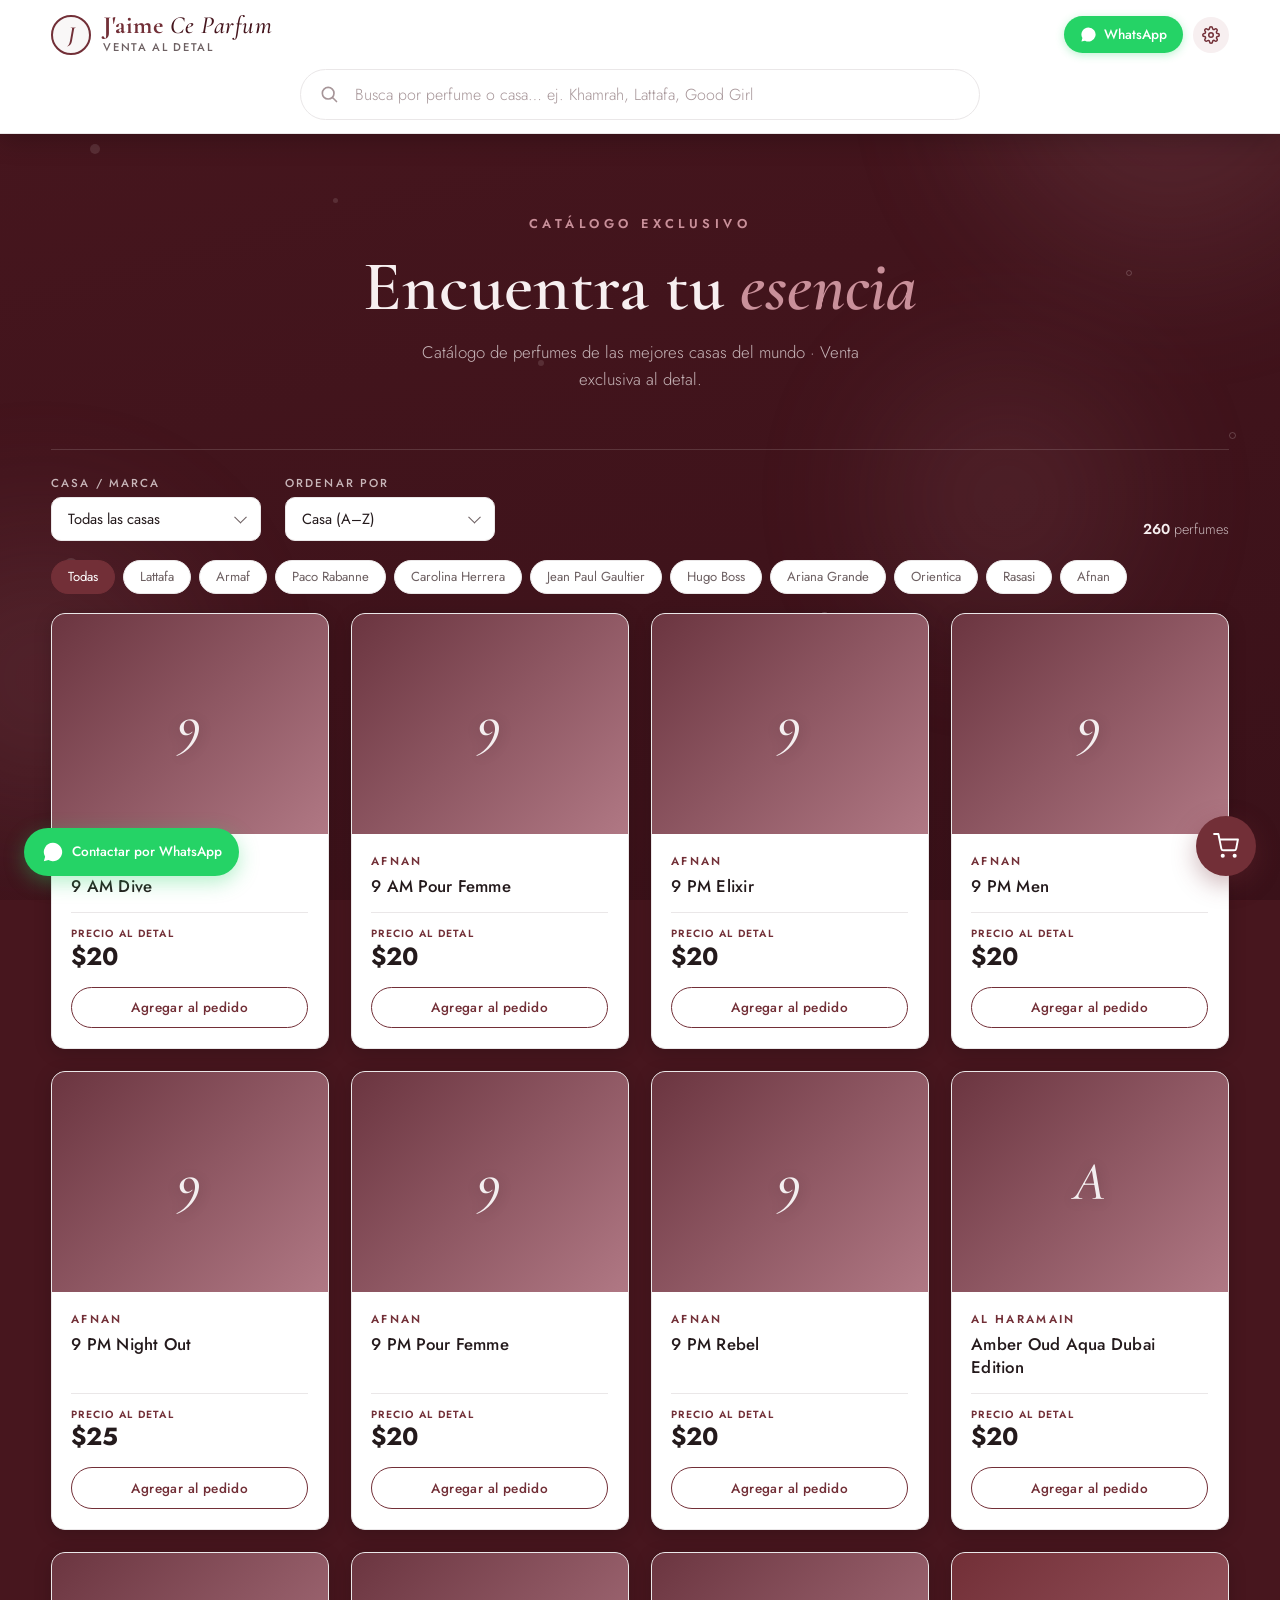
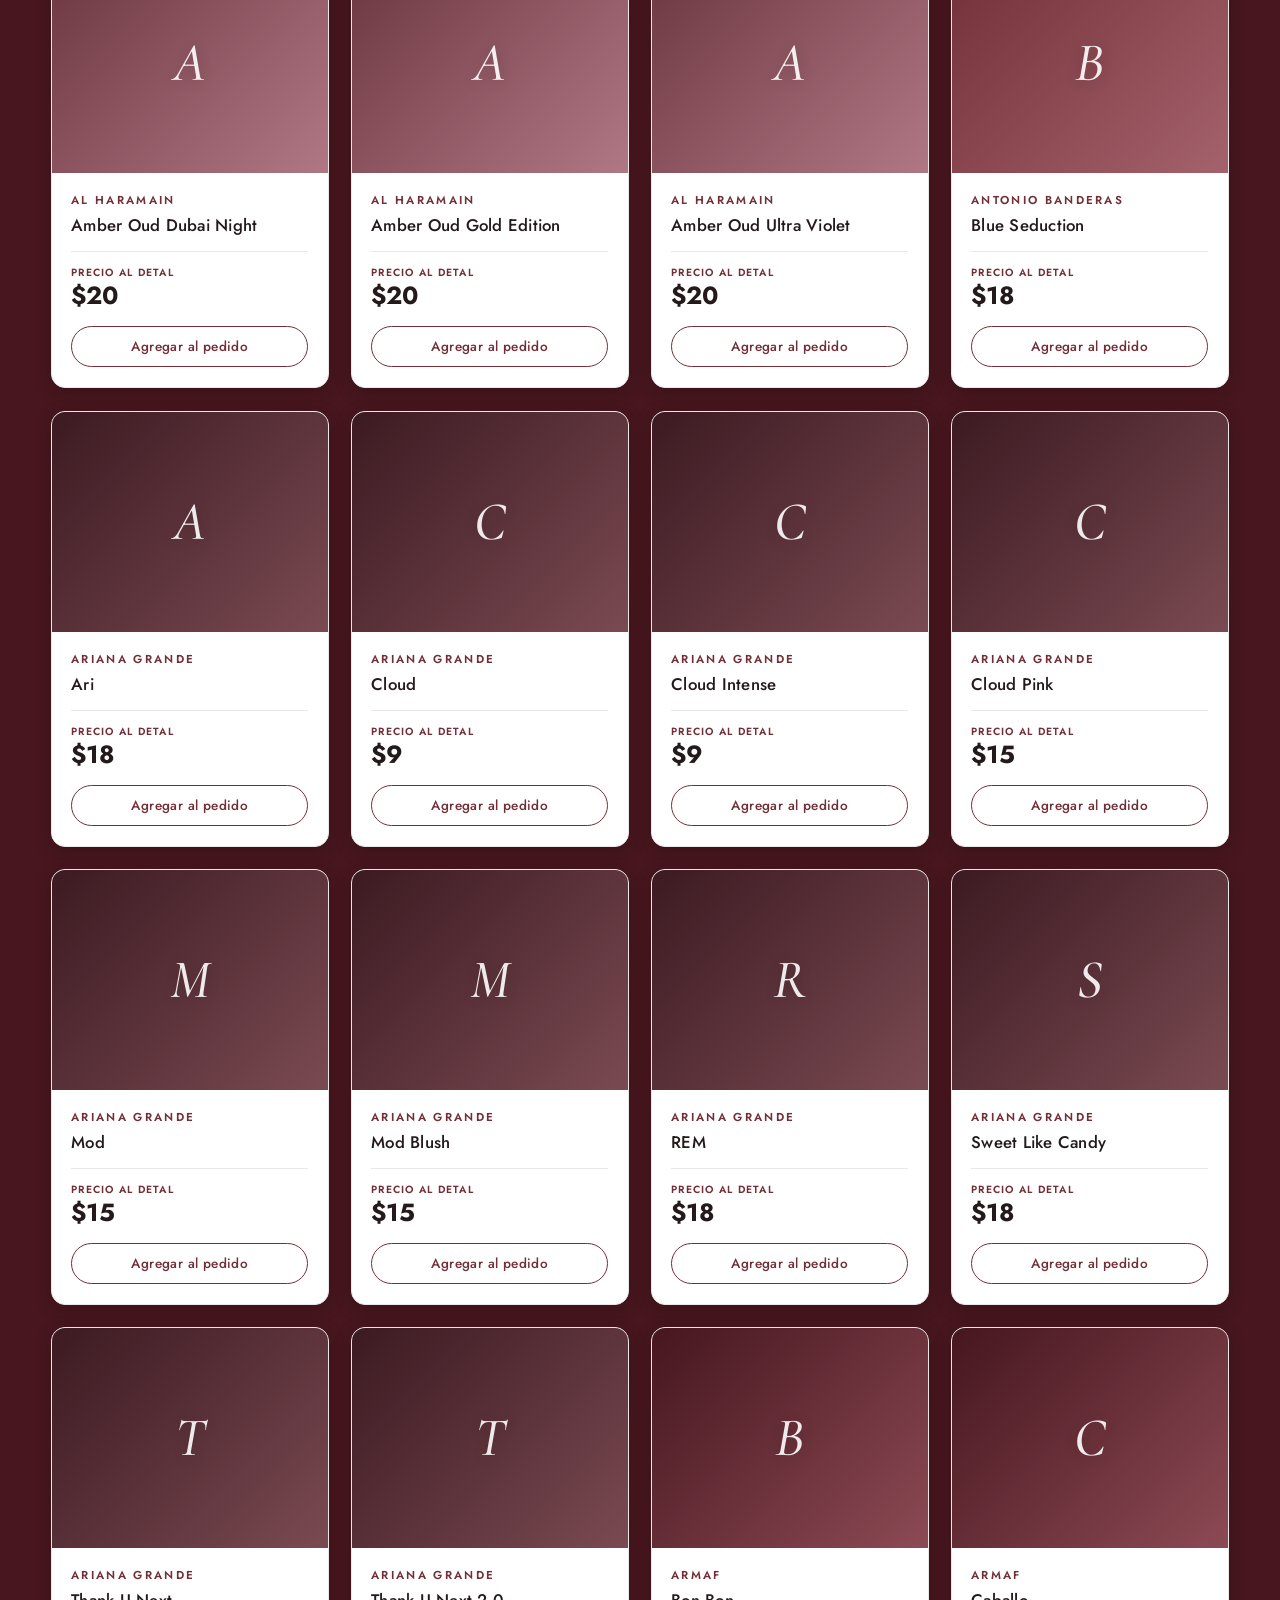
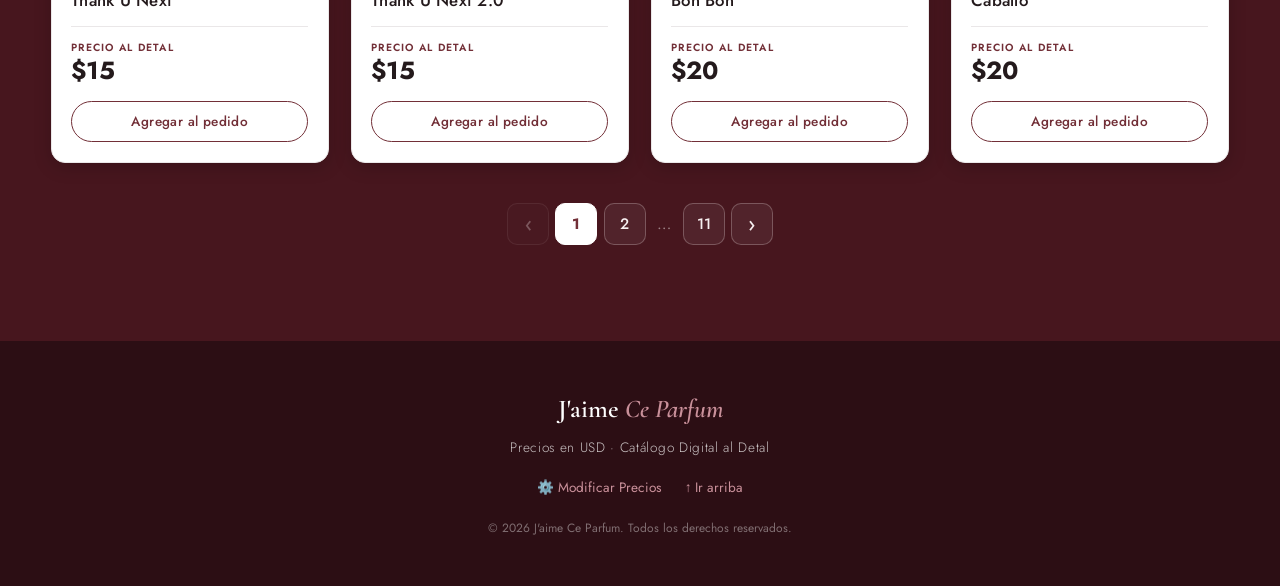
<file: index.html>
<!DOCTYPE html>
<html lang="es">
<head>
  <meta charset="UTF-8" />
  <meta name="viewport" content="width=device-width, initial-scale=1.0" />
  <meta name="description" content="Catálogo Digital de Perfumes Exclusivos · Ventas al Detal." />
  <title>J'aime Ce Parfum · Catálogo Digital al Detal</title>

  <!-- Favicon SVG elegante -->
  <link rel="icon" href="data:image/svg+xml,%3Csvg xmlns='http://www.w3.org/2000/svg' viewBox='0 0 64 64'%3E%3Ccircle cx='32' cy='32' r='30' fill='%2347161e' stroke='%23c9909a' stroke-width='2'/%3E%3Ctext x='32' y='43' text-anchor='middle' font-family='Georgia,serif' font-size='34' font-style='italic' fill='%23f7eff0'%3EJ%3C/text%3E%3C/svg%3E" />

  <!-- Tipografías de lujo -->
  <link rel="preconnect" href="https://fonts.googleapis.com" />
  <link rel="preconnect" href="https://fonts.gstatic.com" crossorigin />
  <link href="https://fonts.googleapis.com/css2?family=Cormorant+Garamond:ital,wght@0,500;0,600;0,700;1,500&family=Jost:wght@300;400;500;600&display=swap" rel="stylesheet" />

  <!-- Estilos -->
  <link rel="stylesheet" href="css/styles.css" />
</head>
<body>

  <!-- Fondo decorativo animado -->
  <div class="bg-deco" aria-hidden="true">
    <span class="halo halo-1"></span>
    <span class="halo halo-2"></span>
    <span class="halo halo-3"></span>
    <span class="punto punto-1"></span>
    <span class="punto anillo punto-2"></span>
    <span class="punto punto-3"></span>
    <span class="punto anillo punto-4"></span>
    <span class="punto punto-5"></span>
    <span class="punto anillo punto-6"></span>
    <span class="punto punto-7"></span>
    <span class="punto punto-8"></span>
    <span class="punto anillo punto-9"></span>
    <span class="punto punto-10"></span>
  </div>

  <!-- ══════════ HEADER ══════════ -->
  <header class="site-header" id="top">
    <div class="header-inner container">
      <a href="#top" class="brand">
        <div class="brand-emblem" aria-hidden="true">J</div>
        <div class="brand-info">
          <span class="brand-name">J'aime <em>Ce Parfum</em></span>
          <span class="brand-tagline">Venta al Detal</span>
        </div>
      </a>

      <!-- Botones de contacto y administración -->
      <div class="header-actions">
        <a href="#" class="header-wa-btn" id="header-whatsapp-btn" target="_blank" rel="noopener noreferrer">
          <svg viewBox="0 0 24 24" aria-hidden="true"><path d="M17.5 14.4c-.3-.15-1.77-.87-2.04-.97-.27-.1-.47-.15-.67.15-.2.3-.77.97-.94 1.17-.17.2-.35.22-.65.07-.3-.15-1.26-.46-2.4-1.48-.89-.79-1.49-1.77-1.66-2.07-.17-.3-.02-.46.13-.61.13-.13.3-.35.45-.52.15-.17.2-.3.3-.5.1-.2.05-.37-.02-.52-.08-.15-.67-1.61-.92-2.21-.24-.58-.49-.5-.67-.51h-.57c-.2 0-.52.07-.79.37-.27.3-1.04 1.02-1.04 2.48s1.07 2.88 1.22 3.08c.15.2 2.1 3.2 5.08 4.49.71.31 1.26.49 1.69.62.71.23 1.36.19 1.87.12.57-.09 1.77-.72 2.02-1.42.25-.7.25-1.3.17-1.42-.07-.13-.27-.2-.57-.35zM12 2a10 10 0 0 0-8.6 15.06L2 22l5.05-1.32A10 10 0 1 0 12 2z"/></svg>
          <span>WhatsApp</span>
        </a>
        <a href="admin.html" class="header-admin-btn" title="Editar Precios y Administrar">
          <svg viewBox="0 0 24 24" fill="none" stroke="currentColor" stroke-width="2" stroke-linecap="round" stroke-linejoin="round" aria-hidden="true">
            <circle cx="12" cy="12" r="3"></circle>
            <path d="M19.4 15a1.65 1.65 0 0 0 .33 1.82l.06.06a2 2 0 0 1 0 2.83 2 2 0 0 1-2.83 0l-.06-.06a1.65 1.65 0 0 0-1.82-.33 1.65 1.65 0 0 0-1 1.51V21a2 2 0 0 1-2 2 2 2 0 0 1-2-2v-.09A1.65 1.65 0 0 0 9 19.4a1.65 1.65 0 0 0-1.82.33l-.06.06a2 2 0 0 1-2.83 0 2 2 0 0 1 0-2.83l.06-.06a1.65 1.65 0 0 0 .33-1.82 1.65 1.65 0 0 0-1.51-1H3a2 2 0 0 1-2-2 2 2 0 0 1 2-2h.09A1.65 1.65 0 0 0 4.6 9a1.65 1.65 0 0 0-.33-1.82l-.06-.06a2 2 0 0 1 0-2.83 2 2 0 0 1 2.83 0l.06.06a1.65 1.65 0 0 0 1.82.33H9a1.65 1.65 0 0 0 1-1.51V3a2 2 0 0 1 2-2 2 2 0 0 1 2 2v.09a1.65 1.65 0 0 0 1 1.51 1.65 1.65 0 0 0 1.82-.33l.06-.06a2 2 0 0 1 2.83 0 2 2 0 0 1 0 2.83l-.06.06a1.65 1.65 0 0 0-.33 1.82V9a1.65 1.65 0 0 0 1.51 1H21a2 2 0 0 1 2 2 2 2 0 0 1-2 2h-.09a1.65 1.65 0 0 0-1.51 1z"></path>
          </svg>
        </a>
      </div>
    </div>

    <!-- Barra de búsqueda fija -->
    <div class="header-search container">
      <div class="search-wrap">
        <svg class="search-icon" viewBox="0 0 24 24" fill="none" stroke="currentColor" stroke-width="2" stroke-linecap="round" aria-hidden="true">
          <circle cx="11" cy="11" r="7"></circle>
          <line x1="21" y1="21" x2="16.5" y2="16.5"></line>
        </svg>
        <input
          type="search"
          id="search-input"
          class="search-input"
          placeholder="Busca por perfume o casa… ej. Khamrah, Lattafa, Good Girl"
          autocomplete="off"
          aria-label="Buscar perfume por nombre o casa"
        />
        <button type="button" id="search-clear" class="search-clear" aria-label="Limpiar búsqueda" hidden>&times;</button>
      </div>
    </div>
  </header>

  <!-- ══════════ HERO ══════════ -->
  <section class="hero">
    <div class="container">
      <p class="hero-kicker">Catálogo Exclusivo</p>
      <h1 class="hero-title">Encuentra tu <em>esencia</em></h1>
      <p class="hero-subtitle">
        Catálogo de perfumes de las mejores casas del mundo · Venta exclusiva al detal.
      </p>
    </div>
  </section>

  <!-- ══════════ CATÁLOGO ══════════ -->
  <main class="catalog container">

    <!-- Filtros -->
    <div class="toolbar">
      <div class="filter-group">
        <label class="filter-label" for="brand-select">Casa / Marca</label>
        <div class="select-wrap">
          <select id="brand-select" class="filter-select" aria-label="Filtrar por casa o marca">
            <option value="">Todas las casas</option>
          </select>
        </div>
      </div>

      <div class="filter-group">
        <label class="filter-label" for="sort-select">Ordenar por</label>
        <div class="select-wrap">
          <select id="sort-select" class="filter-select" aria-label="Ordenar productos">
            <option value="casa">Casa (A–Z)</option>
            <option value="nombre">Nombre (A–Z)</option>
            <option value="precio-asc">Precio: menor a mayor</option>
            <option value="precio-desc">Precio: mayor a menor</option>
          </select>
        </div>
      </div>

      <p class="results-count" id="results-count" aria-live="polite"></p>
    </div>

    <!-- Chips de casas destacadas -->
    <div class="brand-chips" id="brand-chips" aria-label="Casas destacadas"></div>

    <!-- Grid de productos -->
    <section class="product-grid" id="product-grid" aria-live="polite"></section>

    <!-- Paginación -->
    <nav class="pagination" id="pagination" aria-label="Paginación del catálogo" hidden></nav>

    <!-- Estado vacío -->
    <div class="empty-state" id="empty-state" hidden>
      <div class="empty-icon">✕</div>
      <h2>Sin resultados</h2>
      <p>No encontramos perfumes que coincidan con tu búsqueda.<br />Intenta con otro nombre o casa.</p>
      <button type="button" class="btn-reset" id="reset-filters">Limpiar filtros</button>
    </div>
  </main>

  <!-- ══════════ FOOTER ══════════ -->
  <footer class="site-footer">
    <div class="container footer-inner">
      <p class="footer-brand">J'aime <em>Ce Parfum</em></p>
      <p class="footer-note">Precios en USD · Catálogo Digital al Detal</p>
      <div class="footer-links">
        <a href="admin.html" class="footer-link">⚙️ Modificar Precios</a>
        <a href="#top" class="footer-link">↑ Ir arriba</a>
      </div>
      <p class="footer-copy">&copy; <span id="year"></span> <span class="dyn-brand-name">J'aime Ce Parfum</span>. Todos los derechos reservados.</p>
    </div>
  </footer>

  <!-- ══════════ BOTONES FLOTANTES ══════════ -->
  <!-- Botón flotante del carrito -->
  <button type="button" class="cart-fab" id="cart-fab" aria-label="Ver pedido">
    <svg viewBox="0 0 24 24" fill="none" stroke="currentColor" stroke-width="1.8" stroke-linecap="round" stroke-linejoin="round" aria-hidden="true">
      <circle cx="9" cy="21" r="1"></circle><circle cx="20" cy="21" r="1"></circle>
      <path d="M1 1h4l2.68 13.39a2 2 0 0 0 2 1.61h9.72a2 2 0 0 0 2-1.61L23 6H6"></path>
    </svg>
    <span class="cart-fab-count" id="cart-count" hidden>0</span>
  </button>

  <!-- Botón flotante directo de WhatsApp -->
  <a href="#" class="wa-floating-btn" id="wa-floating-btn" target="_blank" rel="noopener noreferrer" aria-label="Escribir por WhatsApp">
    <svg viewBox="0 0 24 24" aria-hidden="true"><path d="M17.5 14.4c-.3-.15-1.77-.87-2.04-.97-.27-.1-.47-.15-.67.15-.2.3-.77.97-.94 1.17-.17.2-.35.22-.65.07-.3-.15-1.26-.46-2.4-1.48-.89-.79-1.49-1.77-1.66-2.07-.17-.3-.02-.46.13-.61.13-.13.3-.35.45-.52.15-.17.2-.3.3-.5.1-.2.05-.37-.02-.52-.08-.15-.67-1.61-.92-2.21-.24-.58-.49-.5-.67-.51h-.57c-.2 0-.52.07-.79.37-.27.3-1.04 1.02-1.04 2.48s1.07 2.88 1.22 3.08c.15.2 2.1 3.2 5.08 4.49.71.31 1.26.49 1.69.62.71.23 1.36.19 1.87.12.57-.09 1.77-.72 2.02-1.42.25-.7.25-1.3.17-1.42-.07-.13-.27-.2-.57-.35zM12 2a10 10 0 0 0-8.6 15.06L2 22l5.05-1.32A10 10 0 1 0 12 2z"/></svg>
    <span>Contactar por WhatsApp</span>
  </a>

  <!-- ══════════ CARRITO / DRAWER ══════════ -->
  <div class="cart-overlay" id="cart-overlay" hidden></div>
  <aside class="cart-drawer" id="cart-drawer" aria-label="Tu pedido" hidden>
    <div class="cart-drawer-head">
      <h2>Tu pedido</h2>
      <button type="button" class="cart-close" id="cart-close" aria-label="Cerrar">&times;</button>
    </div>
    <div class="cart-items" id="cart-items"></div>
    <div class="cart-empty" id="cart-empty">
      <p>Tu pedido está vacío.</p>
      <p class="cart-empty-hint">Agrega perfumes desde el catálogo.</p>
    </div>
    <div class="cart-foot" id="cart-foot" hidden>
      <div class="cart-datos">
        <input type="text" id="cart-nombre" class="cart-input" placeholder="Tu nombre *" autocomplete="name" required />
        <input type="tel" id="cart-telefono" class="cart-input" placeholder="Tu teléfono / WhatsApp *" autocomplete="tel" required />
        <p class="cart-datos-error" id="cart-datos-error" hidden>Completa tu nombre y teléfono para enviar el pedido.</p>
      </div>
      <div class="cart-total-row">
        <span>Total del pedido</span>
        <strong id="cart-total">$0</strong>
      </div>
      <button type="button" class="cart-btn cart-btn-wa" id="cart-whatsapp">
        <svg viewBox="0 0 24 24" fill="currentColor" aria-hidden="true"><path d="M17.5 14.4c-.3-.15-1.77-.87-2.04-.97-.27-.1-.47-.15-.67.15-.2.3-.77.97-.94 1.17-.17.2-.35.22-.65.07-.3-.15-1.26-.46-2.4-1.48-.89-.79-1.49-1.77-1.66-2.07-.17-.3-.02-.46.13-.61.13-.13.3-.35.45-.52.15-.17.2-.3.3-.5.1-.2.05-.37-.02-.52-.08-.15-.67-1.61-.92-2.21-.24-.58-.49-.5-.67-.51h-.57c-.2 0-.52.07-.79.37-.27.3-1.04 1.02-1.04 2.48s1.07 2.88 1.22 3.08c.15.2 2.1 3.2 5.08 4.49.71.31 1.26.49 1.69.62.71.23 1.36.19 1.87.12.57-.09 1.77-.72 2.02-1.42.25-.7.25-1.3.17-1.42-.07-.13-.27-.2-.57-.35zM12 2a10 10 0 0 0-8.6 15.06L2 22l5.05-1.32A10 10 0 1 0 12 2z"/></svg>
        Enviar pedido por WhatsApp
      </button>
      <button type="button" class="cart-btn cart-btn-copy" id="cart-copy">
        <svg viewBox="0 0 24 24" fill="none" stroke="currentColor" stroke-width="2" stroke-linecap="round" stroke-linejoin="round" aria-hidden="true"><rect x="9" y="9" width="13" height="13" rx="2" ry="2"></rect><path d="M5 15H4a2 2 0 0 1-2-2V4a2 2 0 0 1 2-2h9a2 2 0 0 1 2 2v1"></path></svg>
        Copiar lista del pedido
      </button>
      <button type="button" class="cart-clear" id="cart-clear">Vaciar pedido</button>
    </div>
  </aside>

  <!-- Scripts -->
  <script src="js/config.js"></script>
  <script src="js/data.js"></script>
  <script src="js/app.js"></script>
</body>
</html>
</file>
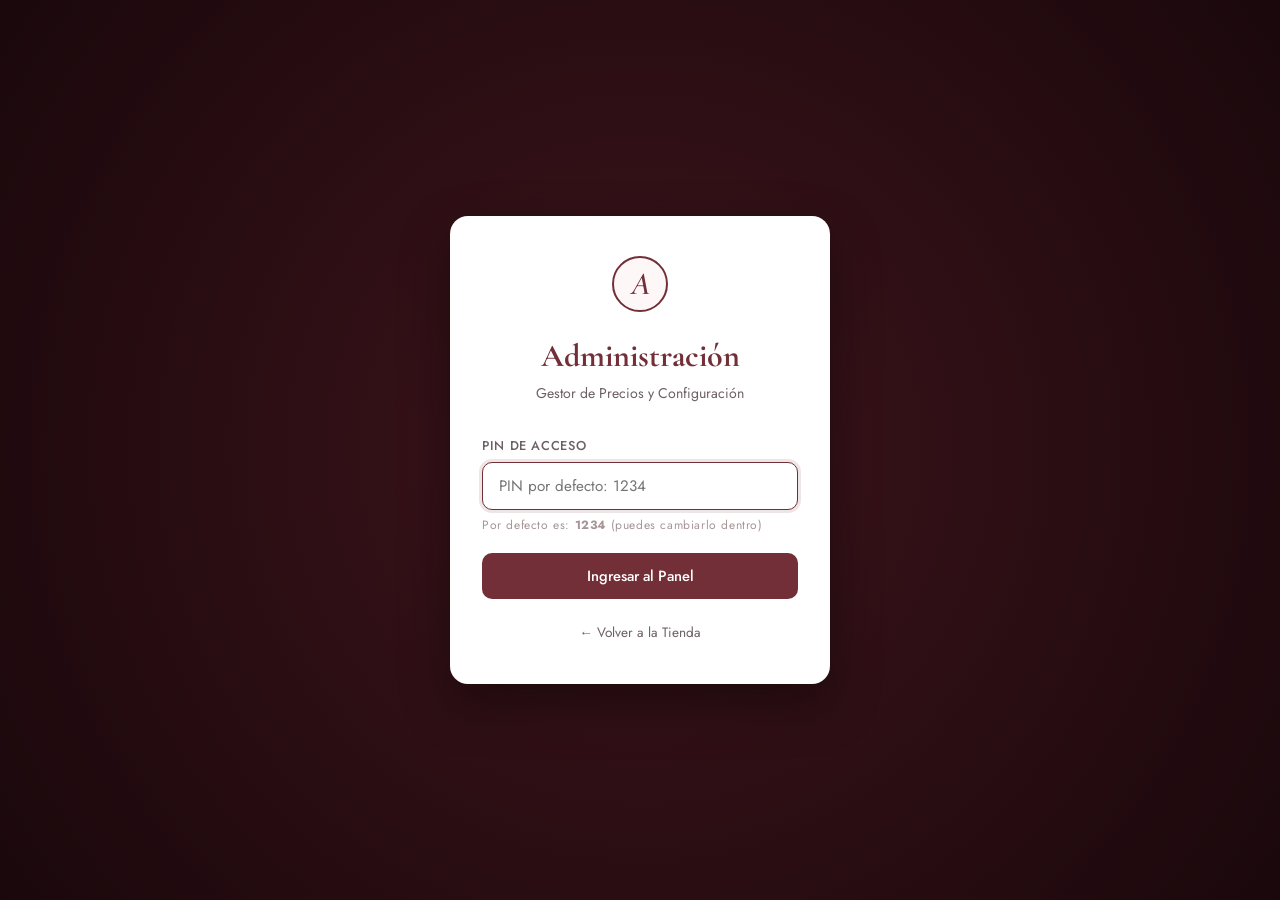
<file: admin.html>
<!DOCTYPE html>
<html lang="es">
<head>
  <meta charset="UTF-8" />
  <meta name="viewport" content="width=device-width, initial-scale=1.0" />
  <meta name="robots" content="noindex, nofollow" />
  <title>Panel de Control · Administrador de Precios</title>

  <link rel="icon" href="data:image/svg+xml,%3Csvg xmlns='http://www.w3.org/2000/svg' viewBox='0 0 64 64'%3E%3Ccircle cx='32' cy='32' r='30' fill='%2347161e' stroke='%23c9909a' stroke-width='2'/%3E%3Ctext x='32' y='43' text-anchor='middle' font-family='Georgia,serif' font-size='34' font-style='italic' fill='%23f7eff0'%3EA%3C/text%3E%3C/svg%3E" />
  <link rel="preconnect" href="https://fonts.googleapis.com" />
  <link rel="preconnect" href="https://fonts.gstatic.com" crossorigin />
  <link href="https://fonts.googleapis.com/css2?family=Cormorant+Garamond:ital,wght@0,500;0,600;0,700;1,500&family=Jost:wght@300;400;500;600&display=swap" rel="stylesheet" />
  <link rel="stylesheet" href="css/admin.css" />
</head>
<body>

  <!-- ══════════ PANTALLA DE ACCESO (PIN) ══════════ -->
  <div class="login-screen" id="login-screen">
    <form class="login-card" id="login-form">
      <span class="login-mark">A</span>
      <h1 class="login-title">Administración</h1>
      <p class="login-subtitle">Gestor de Precios y Configuración</p>

      <label class="field">
        <span>PIN de Acceso</span>
        <input type="password" id="login-pin" placeholder="PIN por defecto: 1234" required autocomplete="current-password" autofocus />
        <span class="hint">Por defecto es: <strong>1234</strong> (puedes cambiarlo dentro)</span>
      </label>

      <p class="login-error" id="login-error" hidden>PIN incorrecto. Intenta de nuevo.</p>
      <button type="submit" class="btn btn-primary btn-block">Ingresar al Panel</button>
      <a class="login-back" href="index.html">← Volver a la Tienda</a>
    </form>
  </div>

  <!-- ══════════ APLICACIÓN DE ADMINISTRACIÓN ══════════ -->
  <div class="admin-layout" id="admin-app" hidden>

    <!-- Barra lateral -->
    <aside class="sidebar">
      <div class="sidebar-brand">
        <span class="brand-mark">A</span>
        <span class="brand-text">Gestor<em>Admin</em></span>
      </div>

      <nav class="sidebar-nav">
        <button type="button" class="nav-item is-active" data-sec="precios">
          <svg viewBox="0 0 24 24" fill="none" stroke="currentColor" stroke-width="2" stroke-linecap="round" stroke-linejoin="round"><line x1="12" y1="1" x2="12" y2="23"/><path d="M17 5H9.5a3.5 3.5 0 0 0 0 7h5a3.5 3.5 0 0 1 0 7H6"/></svg>
          <span>Modificar Precios</span>
        </button>
        <button type="button" class="nav-item" data-sec="configuracion">
          <svg viewBox="0 0 24 24" fill="none" stroke="currentColor" stroke-width="2" stroke-linecap="round" stroke-linejoin="round"><circle cx="12" cy="12" r="3"/><path d="M19.4 15a1.65 1.65 0 0 0 .33 1.82l.06.06a2 2 0 0 1 0 2.83 2 2 0 0 1-2.83 0l-.06-.06a1.65 1.65 0 0 0-1.82-.33 1.65 1.65 0 0 0-1 1.51V21a2 2 0 0 1-2 2 2 2 0 0 1-2-2v-.09A1.65 1.65 0 0 0 9 19.4a1.65 1.65 0 0 0-1.82.33l-.06.06a2 2 0 0 1-2.83 0 2 2 0 0 1 0-2.83l.06-.06a1.65 1.65 0 0 0 .33-1.82 1.65 1.65 0 0 0-1.51-1H3a2 2 0 0 1-2-2 2 2 0 0 1 2-2h.09A1.65 1.65 0 0 0 4.6 9a1.65 1.65 0 0 0-.33-1.82l-.06-.06a2 2 0 0 1 0-2.83 2 2 0 0 1 2.83 0l.06.06a1.65 1.65 0 0 0 1.82.33H9a1.65 1.65 0 0 0 1-1.51V3a2 2 0 0 1 2-2 2 2 0 0 1 2 2v.09a1.65 1.65 0 0 0 1 1.51 1.65 1.65 0 0 0 1.82-.33l.06-.06a2 2 0 0 1 2.83 0 2 2 0 0 1 0 2.83l-.06.06a1.65 1.65 0 0 0-.33 1.82V9a1.65 1.65 0 0 0 1.51 1H21a2 2 0 0 1 2 2 2 2 0 0 1-2 2h-.09a1.65 1.65 0 0 0-1.51 1z"/></svg>
          <span>WhatsApp y Tienda</span>
        </button>
        <button type="button" class="nav-item" data-sec="exportar">
          <svg viewBox="0 0 24 24" fill="none" stroke="currentColor" stroke-width="2" stroke-linecap="round" stroke-linejoin="round"><path d="M21 15v4a2 2 0 0 1-2 2H5a2 2 0 0 1-2-2v-4"/><polyline points="7 10 12 15 17 10"/><line x1="12" y1="15" x2="12" y2="3"/></svg>
          <span>Descargar / Exportar</span>
        </button>
      </nav>

      <div class="sidebar-footer">
        <a href="index.html" class="nav-item" target="_blank">
          <svg viewBox="0 0 24 24" fill="none" stroke="currentColor" stroke-width="2" stroke-linecap="round" stroke-linejoin="round"><path d="M6 2L3 6v14a2 2 0 0 0 2 2h14a2 2 0 0 0 2-2V6l-3-4z"/><line x1="3" y1="6" x2="21" y2="6"/><path d="M16 10a4 4 0 0 1-8 0"/></svg>
          <span>Ver Tienda</span>
        </a>
        <button type="button" class="nav-item" id="btn-logout">
          <svg viewBox="0 0 24 24" fill="none" stroke="currentColor" stroke-width="2" stroke-linecap="round" stroke-linejoin="round"><path d="M9 21H5a2 2 0 0 1-2-2V5a2 2 0 0 1 2-2h4"/><polyline points="16 17 21 12 16 7"/><line x1="21" y1="12" x2="9" y2="12"/></svg>
          <span>Cerrar Sesión</span>
        </button>
      </div>
    </aside>

    <!-- Contenido principal -->
    <main class="main">

      <!-- ─── SECCIÓN: PRECIOS Y PRODUCTOS ─── -->
      <section class="admin-sec" id="sec-precios">
        <header class="section-head">
          <div>
            <h2>Catálogo y Precios</h2>
            <p class="section-sub" id="prod-conteo-sub">Modifica el precio al detal de cada artículo directamente</p>
          </div>
          <div class="head-actions">
            <button type="button" class="btn btn-secondary" id="btn-ajuste-masivo">⚡ Ajuste Masivo</button>
            <button type="button" class="btn btn-secondary" id="btn-nuevo-producto">+ Nuevo Perfume</button>
            <button type="button" class="btn btn-primary" id="btn-guardar-todos">💾 Guardar Todos los Precios</button>
          </div>
        </header>

        <div class="panel">
          <div class="head-actions" style="margin-bottom: 1.2rem;">
            <input type="search" class="field input" id="admin-search" placeholder="Buscar por nombre o casa…" style="min-width: 280px;" />
            <select id="admin-brand-filter" class="field select" style="min-width: 200px;">
              <option value="">Todas las marcas</option>
            </select>
          </div>

          <div class="table-wrap">
            <table class="table" id="tabla-productos">
              <thead>
                <tr>
                  <th>#</th>
                  <th>Casa / Marca</th>
                  <th>Perfume</th>
                  <th class="num">Precio al Detal ($)</th>
                  <th style="text-align:center;">Acciones</th>
                </tr>
              </thead>
              <tbody id="tbody-productos">
                <!-- Filas renderizadas dinámicamente -->
              </tbody>
            </table>
          </div>
        </div>
      </section>

      <!-- ─── SECCIÓN: CONFIGURACIÓN ─── -->
      <section class="admin-sec" id="sec-configuracion" hidden>
        <header class="section-head">
          <div>
            <h2>Datos de la Tienda y WhatsApp</h2>
            <p class="section-sub">Configura tu número telefónico y la información de contacto</p>
          </div>
        </header>

        <div class="panel" style="max-width: 650px;">
          <form id="form-config">
            <label class="field">
              <span>Nombre Comercial de la Tienda</span>
              <input type="text" id="cfg-nombre" placeholder="Ej. Aura Perfumes" required />
            </label>

            <label class="field">
              <span>Número de WhatsApp (con código de país)</span>
              <input type="tel" id="cfg-whatsapp" placeholder="Ej. 584121234567" required />
              <span class="hint">Coloca solo números sin espacios ni signo '+'. Para Venezuela usa <strong>58</strong> seguido de tu número (ej: <strong>584121234567</strong>).</span>
            </label>

            <label class="field">
              <span>Eslogan o Subtítulo</span>
              <input type="text" id="cfg-slogan" placeholder="Ej. Perfumería Fina · Fragancias Exclusivas al Detal" />
            </label>

            <label class="field">
              <span>Saludo del Pedido en WhatsApp</span>
              <textarea id="cfg-saludo" rows="2" placeholder="Ej. ¡Hola! Deseo realizar el siguiente pedido al detal:"></textarea>
            </label>

            <label class="field">
              <span>PIN de Acceso a este Panel</span>
              <input type="password" id="cfg-pin" placeholder="1234" required />
              <span class="hint">Usa un número fácil de recordar para acceder a la administración.</span>
            </label>

            <div style="margin-top: 1.5rem;">
              <button type="submit" class="btn btn-primary">Guardar Configuración</button>
            </div>
          </form>
        </div>
      </section>

      <!-- ─── SECCIÓN: EXPORTAR / RESPALDAR ─── -->
      <section class="admin-sec" id="sec-exportar" hidden>
        <header class="section-head">
          <div>
            <h2>Descargar Archivos de Respaldo</h2>
            <p class="section-sub">Descarga tus datos actualizados para hacerlos permanentes en cualquier servidor web</p>
          </div>
        </header>

        <div class="panel" style="max-width: 700px;">
          <h3 class="panel-title">¿Cómo hacer permanentes tus cambios?</h3>
          <p style="margin-bottom: 1rem; color: var(--ink-soft); font-size: 0.95rem;">
            Los precios que modificas se guardan al instante en la memoria de este navegador. Para que los nuevos precios y tu número de teléfono se vean en cualquier dispositivo o al publicar tu página web en internet (GitHub Pages, Vercel, Hostinger, cPanel, etc.), descarga estos archivos y reemplázalos dentro de la carpeta <code>js/</code> de tu proyecto:
          </p>

          <div style="display: flex; gap: 1rem; flex-wrap: wrap; margin-bottom: 2rem;">
            <button type="button" class="btn btn-primary" id="btn-descargar-data">
              📥 Descargar data.js (Precios Actualizados)
            </button>
            <button type="button" class="btn btn-secondary" id="btn-descargar-config">
              📥 Descargar config.js (Teléfono y Nombre)
            </button>
          </div>

          <h3 class="panel-title">Restablecer valores originales</h3>
          <p style="margin-bottom: 1rem; color: var(--ink-soft); font-size: 0.95rem;">
            Si deseas reiniciar todos los precios a sus valores originales de fábrica:
          </p>
          <button type="button" class="btn btn-danger" id="btn-restaurar-base">
            ⚠️ Restaurar Precios Base Originales
          </button>
        </div>
      </section>

    </main>
  </div>

  <!-- ══════════ MODAL NUEVO PRODUCTO ══════════ -->
  <div class="modal-overlay" id="modal-nuevo" hidden>
    <div class="modal">
      <div class="modal-head">
        <h3>Agregar Nuevo Perfume</h3>
        <button type="button" class="modal-close" id="modal-nuevo-close">&times;</button>
      </div>
      <form id="form-nuevo-prod">
        <label class="field">
          <span>Casa / Marca</span>
          <input type="text" id="nuevo-casa" placeholder="Ej. Lattafa, Dior, Versace" required />
        </label>
        <label class="field">
          <span>Nombre del Perfume</span>
          <input type="text" id="nuevo-nombre" placeholder="Ej. Khamrah, Sauvage" required />
        </label>
        <label class="field">
          <span>Precio al Detal ($)</span>
          <input type="number" step="0.5" min="1" id="nuevo-precio" placeholder="25" required />
        </label>
        <div class="modal-actions">
          <button type="button" class="btn btn-ghost" id="nuevo-cancelar">Cancelar</button>
          <button type="submit" class="btn btn-primary">Agregar Perfume</button>
        </div>
      </form>
    </div>
  </div>

  <!-- ══════════ MODAL AJUSTE MASIVO ══════════ -->
  <div class="modal-overlay" id="modal-masivo" hidden>
    <div class="modal">
      <div class="modal-head">
        <h3>Ajuste Masivo de Precios</h3>
        <button type="button" class="modal-close" id="modal-masivo-close">&times;</button>
      </div>
      <form id="form-ajuste-masivo">
        <label class="field">
          <span>Tipo de Ajuste</span>
          <select id="masivo-tipo">
            <option value="sumar">Sumar monto fijo en dólares ($)</option>
            <option value="restar">Restar monto fijo en dólares ($)</option>
            <option value="porcentaje-mas">Aumentar porcentaje (%)</option>
            <option value="porcentaje-menos">Disminuir porcentaje (%)</option>
          </select>
        </label>
        <label class="field">
          <span>Valor a aplicar</span>
          <input type="number" step="0.1" min="0" id="masivo-valor" placeholder="Ej. 5" required />
          <span class="hint">Se aplicará sobre todos los perfumes del catálogo</span>
        </label>
        <div class="modal-actions">
          <button type="button" class="btn btn-ghost" id="masivo-cancelar">Cancelar</button>
          <button type="submit" class="btn btn-primary">Aplicar Ajuste</button>
        </div>
      </form>
    </div>
  </div>

  <!-- Contenedor de Toasts -->
  <div class="toasts" id="toasts"></div>

  <!-- Scripts -->
  <script src="js/config.js"></script>
  <script src="js/data.js"></script>
  <script src="js/admin.js"></script>
</body>
</html>
</file>
<file: css/styles.css>
/* ═══════════════════════════════════════════════════
   Catálogo de Perfumes — Estilos
   Estilo: Minimalista, elegante, exclusivo, responsive
   ═══════════════════════════════════════════════════ */

:root {
  --page-bg: #47161e;          /* fondo vinotinto de la página */
  --page-bg-2: #3a1119;        /* variante más profunda para degradado */
  --on-wine: #f7eff0;          /* texto claro sobre el fondo vino */
  --on-wine-soft: rgba(247, 239, 240, 0.74);
  --on-wine-faint: rgba(247, 239, 240, 0.5);
  --bg: #ffffff;
  --surface: #ffffff;
  --ink: #241a1c;
  --ink-soft: #6d6062;
  --ink-faint: #a69598;
  --vino: #722f37;
  --vino-claro: #c9909a;
  --vino-oscuro: #46161e;
  --line: #eae7e8;
  --shadow: 0 4px 18px rgba(0, 0, 0, 0.18);
  --shadow-hover: 0 16px 40px rgba(0, 0, 0, 0.30);
  --radius: 14px;
  --font-display: "Cormorant Garamond", Georgia, serif;
  --font-body: "Jost", "Segoe UI", sans-serif;
  --whatsapp-green: #25d366;
  --whatsapp-green-hover: #1ebd5b;
}

* { margin: 0; padding: 0; box-sizing: border-box; }

[hidden] { display: none !important; }

html { scroll-behavior: smooth; }

body {
  font-family: var(--font-body);
  background: var(--page-bg);
  background-image: linear-gradient(165deg, var(--page-bg), var(--page-bg-2));
  background-attachment: fixed;
  color: var(--on-wine);
  line-height: 1.6;
  -webkit-font-smoothing: antialiased;
}

.container {
  width: min(1200px, 92%);
  margin-inline: auto;
}

/* ══════════ FONDO DECORATIVO ANIMADO ══════════ */
.bg-deco {
  position: fixed;
  inset: 0;
  z-index: -1;
  pointer-events: none;
  overflow: hidden;
}

/* Halos suaves tipo bokeh */
.bg-deco .halo {
  position: absolute;
  border-radius: 50%;
  background: #d99aa6;
  filter: blur(80px);
  opacity: 0.12;
  animation: halo-flotar 26s ease-in-out infinite alternate;
}

.halo-1 { width: 380px; height: 380px; top: -120px; right: -80px; }
.halo-2 { width: 300px; height: 300px; bottom: 8%; left: -110px; animation-delay: -9s; animation-duration: 32s; }
.halo-3 { width: 240px; height: 240px; top: 42%; right: 12%; opacity: 0.08; animation-delay: -18s; animation-duration: 38s; }

@keyframes halo-flotar {
  from { transform: translate(0, 0) scale(1); }
  to   { transform: translate(-36px, 42px) scale(1.12); }
}

/* Puntos flotantes */
.bg-deco .punto {
  position: absolute;
  border-radius: 50%;
  background: #f7eff0;
  opacity: 0.12;
  animation: punto-flotar 14s ease-in-out infinite alternate;
}

.bg-deco .punto.anillo {
  background: transparent;
  border: 1.5px solid rgba(247, 239, 240, 0.4);
  opacity: 0.5;
}

.punto-1 { width: 10px; height: 10px; top: 16%; left: 7%; }
.punto-2 { width: 6px;  height: 6px;  top: 30%; left: 88%; animation-delay: -3s; animation-duration: 17s; }
.punto-3 { width: 14px; height: 14px; top: 62%; left: 5%;  animation-delay: -6s; animation-duration: 21s; }
.punto-4 { width: 8px;  height: 8px;  top: 76%; left: 92%; animation-delay: -9s; animation-duration: 15s; }
.punto-5 { width: 12px; height: 12px; top: 10%; left: 55%; animation-delay: -4s; animation-duration: 19s; }
.punto-6 { width: 7px;  height: 7px;  top: 48%; left: 96%; animation-delay: -12s; animation-duration: 23s; }
.punto-7 { width: 9px;  height: 9px;  top: 85%; left: 30%; animation-delay: -7s; animation-duration: 18s; }
.punto-8 { width: 5px;  height: 5px;  top: 22%; left: 26%; animation-delay: -10s; animation-duration: 16s; }
.punto-9 { width: 11px; height: 11px; top: 68%; left: 64%; animation-delay: -2s; animation-duration: 20s; }
.punto-10 { width: 6px; height: 6px;  top: 40%; left: 42%; animation-delay: -14s; animation-duration: 24s; }

@keyframes punto-flotar {
  from { transform: translate(0, 0); }
  50%  { transform: translate(12px, -26px); }
  to   { transform: translate(-10px, 18px); }
}

/* ══════════ HEADER ══════════ */
.site-header {
  position: sticky;
  top: 0;
  z-index: 50;
  background: #ffffff;
  border-bottom: 1px solid var(--line);
  box-shadow: 0 6px 24px rgba(0, 0, 0, 0.22);
}

.header-inner {
  display: flex;
  align-items: center;
  justify-content: space-between;
  gap: 1rem;
  padding-block: 0.75rem;
}

.brand {
  display: flex;
  align-items: center;
  gap: 0.75rem;
  text-decoration: none;
  color: var(--vino);
  transition: opacity 0.2s ease;
}

.brand:hover {
  opacity: 0.9;
}

.brand-emblem {
  width: 40px;
  height: 40px;
  border-radius: 50%;
  border: 2px solid var(--vino);
  display: grid;
  place-items: center;
  font-family: var(--font-display);
  font-size: 1.45rem;
  font-weight: 600;
  font-style: italic;
  color: var(--vino);
  background: rgba(114, 47, 55, 0.04);
  flex-shrink: 0;
}

.brand-info {
  display: flex;
  flex-direction: column;
}

.brand-name {
  font-family: var(--font-display);
  font-size: 1.55rem;
  font-weight: 700;
  line-height: 1.1;
  color: var(--vino);
  letter-spacing: 0.02em;
}

.brand-name em {
  font-style: italic;
  color: var(--vino-oscuro);
  font-weight: 500;
}

.brand-tagline {
  font-size: 0.7rem;
  letter-spacing: 0.15em;
  text-transform: uppercase;
  color: var(--ink-soft);
  font-weight: 500;
}

.header-actions {
  display: flex;
  align-items: center;
  gap: 0.6rem;
}

.header-wa-btn {
  display: inline-flex;
  align-items: center;
  gap: 0.45rem;
  background: var(--whatsapp-green);
  color: #fff;
  text-decoration: none;
  font-size: 0.85rem;
  font-weight: 500;
  padding: 0.5rem 1rem;
  border-radius: 999px;
  transition: background 0.2s ease, transform 0.15s ease;
  box-shadow: 0 2px 8px rgba(37, 211, 102, 0.3);
}

.header-wa-btn:hover {
  background: var(--whatsapp-green-hover);
  transform: translateY(-1px);
}

.header-wa-btn svg {
  width: 17px;
  height: 17px;
  fill: currentColor;
}

.header-admin-btn {
  display: inline-flex;
  align-items: center;
  justify-content: center;
  width: 36px;
  height: 36px;
  border-radius: 50%;
  background: #f7eff0;
  color: var(--vino);
  text-decoration: none;
  transition: background 0.2s ease, transform 0.15s ease;
}

.header-admin-btn:hover {
  background: var(--vino);
  color: #fff;
  transform: rotate(30deg);
}

.header-admin-btn svg {
  width: 18px;
  height: 18px;
}

/* Barra de búsqueda fija */
.header-search {
  padding-bottom: 0.85rem;
}

.search-wrap {
  position: relative;
  max-width: 680px;
  margin-inline: auto;
}

.search-icon {
  position: absolute;
  left: 1.2rem;
  top: 50%;
  transform: translateY(-50%);
  width: 20px;
  height: 20px;
  color: var(--ink-faint);
  pointer-events: none;
}

.search-input {
  width: 100%;
  font-family: var(--font-body);
  font-size: 1rem;
  font-weight: 400;
  color: var(--ink);
  background: var(--surface);
  border: 1px solid var(--line);
  border-radius: 999px;
  padding: 0.8rem 3.2rem 0.8rem 3.4rem;
  transition: border-color 0.25s ease, box-shadow 0.25s ease;
}

.search-input::placeholder { color: var(--ink-faint); font-weight: 300; }

.search-input:focus {
  outline: none;
  border-color: var(--vino);
  box-shadow: 0 0 0 4px rgba(114, 47, 55, 0.10);
}

.search-input::-webkit-search-cancel-button { display: none; }

.search-clear {
  position: absolute;
  right: 0.8rem;
  top: 50%;
  transform: translateY(-50%);
  width: 32px;
  height: 32px;
  border: none;
  border-radius: 50%;
  background: var(--line);
  color: var(--ink-soft);
  font-size: 1.1rem;
  line-height: 1;
  cursor: pointer;
  transition: background 0.2s ease;
}

.search-clear:hover { background: var(--vino-claro); color: var(--ink); }

/* ══════════ HERO ══════════ */
.hero {
  text-align: center;
  padding: clamp(3rem, 7vw, 5rem) 0 clamp(2rem, 5vw, 3.5rem);
}

.hero-kicker {
  font-size: 0.8rem;
  font-weight: 600;
  letter-spacing: 0.35em;
  text-transform: uppercase;
  color: var(--vino-claro);
  margin-bottom: 0.8rem;
}

.hero-title {
  font-family: var(--font-display);
  font-size: clamp(2.6rem, 7vw, 4.4rem);
  font-weight: 600;
  line-height: 1.1;
  margin-bottom: 0.9rem;
  color: var(--on-wine);
}

.hero-title em {
  font-style: italic;
  color: var(--vino-claro);
}

.hero-subtitle {
  max-width: 50ch;
  margin: 0 auto;
  color: var(--on-wine-soft);
  font-weight: 300;
  font-size: 1.05rem;
}

/* ══════════ TOOLBAR / FILTROS ══════════ */
.catalog { padding-bottom: 5rem; }

.toolbar {
  display: flex;
  flex-wrap: wrap;
  align-items: flex-end;
  gap: 1rem 1.5rem;
  padding: 1.5rem 0 1.2rem;
  border-top: 1px solid rgba(247, 239, 240, 0.15);
}

.filter-group {
  display: flex;
  flex-direction: column;
  gap: 0.3rem;
}

.filter-label {
  font-size: 0.72rem;
  font-weight: 500;
  letter-spacing: 0.18em;
  text-transform: uppercase;
  color: var(--on-wine-soft);
}

.select-wrap { position: relative; }

.select-wrap::after {
  content: "";
  position: absolute;
  right: 1rem;
  top: 50%;
  width: 8px;
  height: 8px;
  border-right: 1.5px solid var(--ink-soft);
  border-bottom: 1.5px solid var(--ink-soft);
  transform: translateY(-70%) rotate(45deg);
  pointer-events: none;
}

.filter-select {
  appearance: none;
  -webkit-appearance: none;
  font-family: var(--font-body);
  font-size: 0.92rem;
  color: var(--ink);
  background: var(--surface);
  border: 1px solid var(--line);
  border-radius: 10px;
  padding: 0.6rem 2.4rem 0.6rem 1rem;
  min-width: 210px;
  cursor: pointer;
  transition: border-color 0.2s ease;
}

.filter-select:focus {
  outline: none;
  border-color: var(--vino);
}

.results-count {
  margin-left: auto;
  font-size: 0.9rem;
  color: var(--on-wine-soft);
  font-weight: 300;
}

.results-count strong { color: var(--on-wine); font-weight: 600; }

/* Chips de casas destacadas */
.brand-chips {
  display: flex;
  gap: 0.5rem;
  overflow-x: auto;
  padding-bottom: 1.2rem;
  scrollbar-width: none;
}

.brand-chips::-webkit-scrollbar { display: none; }

.chip {
  flex-shrink: 0;
  font-family: var(--font-body);
  font-size: 0.82rem;
  font-weight: 400;
  color: var(--ink-soft);
  background: var(--surface);
  border: 1px solid var(--line);
  border-radius: 999px;
  padding: 0.4rem 1rem;
  cursor: pointer;
  transition: all 0.2s ease;
  white-space: nowrap;
}

.chip:hover { border-color: var(--vino); color: var(--ink); }

.chip.is-active {
  background: var(--vino);
  border-color: var(--vino);
  color: #fff;
}

/* ══════════ GRID DE PRODUCTOS ══════════ */
.product-grid {
  display: grid;
  grid-template-columns: repeat(auto-fill, minmax(240px, 1fr));
  gap: 1.4rem;
}

.product-card {
  display: flex;
  flex-direction: column;
  background: var(--surface);
  border: 1px solid var(--line);
  border-radius: var(--radius);
  overflow: hidden;
  box-shadow: var(--shadow);
  transition:
    transform 0.45s cubic-bezier(0.22, 1, 0.36, 1),
    box-shadow 0.45s cubic-bezier(0.22, 1, 0.36, 1),
    border-color 0.3s ease;
  animation: card-in 0.55s cubic-bezier(0.22, 1, 0.36, 1) both;
}

@keyframes card-in {
  from { opacity: 0; transform: translateY(18px) scale(0.98); }
  to   { opacity: 1; transform: translateY(0) scale(1); }
}

.product-card:hover {
  transform: translateY(-6px);
  border-color: var(--vino-claro);
  box-shadow: var(--shadow-hover);
}

.card-visual {
  position: relative;
  aspect-ratio: 5 / 4;
  display: grid;
  place-items: center;
  overflow: hidden;
}

.card-visual img {
  position: absolute;
  inset: 0;
  width: 100%;
  height: 100%;
  object-fit: cover;
  transition: transform 0.6s cubic-bezier(0.22, 1, 0.36, 1);
}

.card-monogram {
  font-family: var(--font-display);
  font-size: 3.4rem;
  font-weight: 500;
  font-style: italic;
  color: rgba(255, 255, 255, 0.9);
  text-shadow: 0 2px 14px rgba(0, 0, 0, 0.18);
  user-select: none;
  transition: transform 0.6s cubic-bezier(0.22, 1, 0.36, 1);
}

.product-card:hover .card-visual img,
.product-card:hover .card-monogram {
  transform: scale(1.07);
}

.card-body {
  display: flex;
  flex-direction: column;
  flex-grow: 1;
  padding: 1.1rem 1.2rem 1.25rem;
}

.card-brand-row {
  display: flex;
  align-items: center;
  justify-content: space-between;
  gap: 0.5rem;
  margin-bottom: 0.3rem;
}

.card-brand {
  font-size: 0.72rem;
  font-weight: 600;
  letter-spacing: 0.2em;
  text-transform: uppercase;
  color: var(--vino);
}

.card-name {
  font-family: var(--font-body);
  font-size: 1.05rem;
  font-weight: 500;
  letter-spacing: 0.015em;
  line-height: 1.35;
  color: var(--ink);
  margin-bottom: 0.9rem;
  transition: color 0.3s ease;
}

.product-card:hover .card-name { color: var(--vino); }

.card-footer {
  margin-top: auto;
  display: flex;
  align-items: flex-end;
  justify-content: space-between;
  gap: 0.5rem;
  padding-top: 0.8rem;
  border-top: 1px solid var(--line);
}

.card-price-label {
  display: block;
  font-size: 0.65rem;
  font-weight: 600;
  letter-spacing: 0.12em;
  text-transform: uppercase;
  color: var(--vino);
}

.card-price {
  font-family: var(--font-body);
  font-size: 1.55rem;
  font-weight: 700;
  color: var(--ink);
  line-height: 1.1;
}

/* Botón agregar al pedido */
.card-add {
  margin-top: 0.9rem;
  width: 100%;
  font-family: var(--font-body);
  font-size: 0.85rem;
  font-weight: 500;
  letter-spacing: 0.03em;
  color: var(--vino);
  background: transparent;
  border: 1.5px solid var(--vino);
  border-radius: 999px;
  padding: 0.6rem 1rem;
  cursor: pointer;
  transition: background 0.25s ease, color 0.25s ease, transform 0.15s ease;
}

.card-add:hover { background: var(--vino); color: #fff; }
.card-add.is-added { background: var(--vino); color: #fff; }
.card-add.just-added { transform: scale(0.96); }

/* ══════════ PAGINACIÓN ══════════ */
.pagination {
  display: flex;
  justify-content: center;
  align-items: center;
  gap: 0.4rem;
  flex-wrap: wrap;
  padding: 2.5rem 0 1rem;
}

.page-num, .page-arrow {
  min-width: 42px;
  height: 42px;
  padding: 0 0.6rem;
  border: 1px solid rgba(247, 239, 240, 0.25);
  background: rgba(255, 255, 255, 0.06);
  color: var(--on-wine);
  border-radius: 10px;
  font-family: var(--font-body);
  font-size: 0.95rem;
  font-weight: 500;
  cursor: pointer;
  transition: all 0.2s ease;
}

.page-num:hover:not(.is-active),
.page-arrow:hover:not(:disabled) {
  background: rgba(255, 255, 255, 0.16);
  border-color: var(--vino-claro);
}

.page-num.is-active {
  background: #fff;
  color: var(--vino);
  border-color: #fff;
  font-weight: 700;
}

.page-arrow { font-size: 1.3rem; line-height: 1; }
.page-arrow:disabled { opacity: 0.3; cursor: not-allowed; }

.page-ellipsis {
  min-width: 24px;
  text-align: center;
  color: var(--on-wine-faint);
}

/* ══════════ ESTADO VACÍO ══════════ */
.empty-state {
  text-align: center;
  padding: 4.5rem 1rem;
}

.empty-icon {
  display: grid;
  place-items: center;
  width: 64px;
  height: 64px;
  margin: 0 auto 1.2rem;
  border: 1px solid rgba(247, 239, 240, 0.3);
  border-radius: 50%;
  font-size: 1.4rem;
  color: var(--on-wine-soft);
}

.empty-state h2 {
  font-family: var(--font-display);
  font-size: 1.8rem;
  font-weight: 600;
  margin-bottom: 0.5rem;
  color: var(--on-wine);
}

.empty-state p { color: var(--on-wine-soft); font-weight: 300; margin-bottom: 1.6rem; }

.btn-reset {
  font-family: var(--font-body);
  font-size: 0.85rem;
  font-weight: 500;
  letter-spacing: 0.1em;
  text-transform: uppercase;
  color: #fff;
  background: var(--vino);
  border: none;
  border-radius: 999px;
  padding: 0.8rem 2rem;
  cursor: pointer;
  transition: background 0.25s ease;
}

.btn-reset:hover { background: var(--vino-oscuro); }

/* ══════════ CARRITO ══════════ */
.cart-fab {
  position: fixed;
  bottom: 1.5rem;
  right: 1.5rem;
  z-index: 60;
  width: 60px;
  height: 60px;
  border: none;
  border-radius: 50%;
  background: var(--vino);
  color: #fff;
  cursor: pointer;
  box-shadow: 0 8px 24px rgba(114, 47, 55, 0.35);
  display: grid;
  place-items: center;
  transition: transform 0.2s ease, background 0.2s ease;
}

.cart-fab:hover { background: var(--vino-oscuro); transform: translateY(-3px); }
.cart-fab svg { width: 26px; height: 26px; }

.cart-fab-count {
  position: absolute;
  top: -4px;
  right: -4px;
  min-width: 24px;
  height: 24px;
  padding: 0 6px;
  border-radius: 999px;
  background: #fff;
  color: var(--vino);
  font-size: 0.78rem;
  font-weight: 700;
  display: grid;
  place-items: center;
  box-shadow: 0 2px 8px rgba(0, 0, 0, 0.2);
  animation: pop 0.3s ease;
}

@keyframes pop {
  0% { transform: scale(0); }
  70% { transform: scale(1.25); }
  100% { transform: scale(1); }
}

/* Botón flotante directo de WhatsApp */
.wa-floating-btn {
  position: fixed;
  bottom: 1.5rem;
  left: 1.5rem;
  z-index: 60;
  height: 48px;
  padding: 0 1.1rem;
  border-radius: 999px;
  background: var(--whatsapp-green);
  color: #fff;
  text-decoration: none;
  box-shadow: 0 6px 20px rgba(37, 211, 102, 0.35);
  display: inline-flex;
  align-items: center;
  gap: 0.5rem;
  font-size: 0.85rem;
  font-weight: 500;
  transition: transform 0.2s ease, background 0.2s ease;
}

.wa-floating-btn:hover {
  background: var(--whatsapp-green-hover);
  transform: translateY(-2px);
}

.wa-floating-btn svg { width: 22px; height: 22px; fill: currentColor; }

.cart-overlay {
  position: fixed;
  inset: 0;
  z-index: 70;
  background: rgba(28, 20, 22, 0.45);
  opacity: 0;
  transition: opacity 0.28s ease;
}

.cart-overlay.is-open { opacity: 1; }

.cart-drawer {
  position: fixed;
  top: 0;
  right: 0;
  z-index: 80;
  width: min(420px, 100%);
  height: 100%;
  background: #fff;
  color: var(--ink);
  box-shadow: -8px 0 40px rgba(0, 0, 0, 0.18);
  display: flex;
  flex-direction: column;
  transform: translateX(100%);
  transition: transform 0.3s cubic-bezier(0.22, 1, 0.36, 1);
}

.cart-drawer.is-open { transform: translateX(0); }

.cart-drawer-head {
  display: flex;
  align-items: center;
  justify-content: space-between;
  padding: 1.3rem 1.5rem;
  border-bottom: 1px solid var(--line);
}

.cart-drawer-head h2 {
  font-family: var(--font-display);
  font-size: 1.7rem;
  font-weight: 600;
}

.cart-close {
  border: none;
  background: transparent;
  font-size: 1.8rem;
  line-height: 1;
  color: var(--ink-soft);
  cursor: pointer;
  transition: color 0.2s ease;
}

.cart-close:hover { color: var(--vino); }

.cart-items {
  flex-grow: 1;
  overflow-y: auto;
  padding: 0.6rem 1.5rem;
}

.cart-item {
  display: grid;
  grid-template-columns: 1fr auto auto;
  align-items: center;
  gap: 0.7rem;
  padding: 0.9rem 0;
  border-bottom: 1px solid var(--line);
}

.cart-item-name { font-weight: 500; font-size: 0.95rem; line-height: 1.3; }
.cart-item-brand { font-size: 0.78rem; color: var(--ink-soft); font-weight: 300; }

.cart-item-qty {
  display: flex;
  align-items: center;
  gap: 0.5rem;
  border: 1px solid var(--line);
  border-radius: 999px;
  padding: 0.15rem 0.3rem;
}

.cart-item-qty button {
  width: 26px;
  height: 26px;
  border: none;
  border-radius: 50%;
  background: transparent;
  color: var(--vino);
  font-size: 1.1rem;
  line-height: 1;
  cursor: pointer;
  transition: background 0.15s ease;
}

.cart-item-qty button:hover { background: rgba(114, 47, 55, 0.1); }
.cart-item-qty span { min-width: 1.2em; text-align: center; font-weight: 500; }

.cart-item-sub {
  font-weight: 600;
  font-variant-numeric: tabular-nums;
  min-width: 3.4em;
  text-align: right;
}

.cart-empty {
  flex-grow: 1;
  display: flex;
  flex-direction: column;
  align-items: center;
  justify-content: center;
  text-align: center;
  color: var(--ink-soft);
  padding: 2rem;
}

.cart-empty-hint { font-size: 0.85rem; color: var(--ink-faint); margin-top: 0.3rem; }

.cart-foot {
  border-top: 1px solid var(--line);
  padding: 1.2rem 1.5rem calc(1.2rem + env(safe-area-inset-bottom));
  display: flex;
  flex-direction: column;
  gap: 0.7rem;
}

.cart-datos {
  display: flex;
  flex-direction: column;
  gap: 0.5rem;
  margin-bottom: 0.3rem;
}

.cart-input {
  width: 100%;
  font-family: var(--font-body);
  font-size: 0.95rem;
  color: var(--ink);
  background: #fff;
  border: 1px solid var(--line);
  border-radius: 10px;
  padding: 0.7rem 0.9rem;
  transition: border-color 0.2s ease;
}

.cart-input::placeholder { color: var(--ink-faint); }
.cart-input:focus {
  outline: none;
  border-color: var(--vino);
  box-shadow: 0 0 0 3px rgba(114, 47, 55, 0.10);
}

.cart-input.input-error {
  border-color: #c0392b;
  box-shadow: 0 0 0 3px rgba(192, 57, 43, 0.12);
}

.cart-datos-error {
  font-size: 0.82rem;
  color: #c0392b;
  font-weight: 500;
}

.cart-total-row {
  display: flex;
  align-items: baseline;
  justify-content: space-between;
  margin-bottom: 0.3rem;
}

.cart-total-row span { color: var(--ink-soft); font-size: 0.9rem; }
.cart-total-row strong {
  font-family: var(--font-display);
  font-size: 1.7rem;
  font-weight: 700;
  color: var(--vino);
}

.cart-btn {
  display: flex;
  align-items: center;
  justify-content: center;
  gap: 0.6rem;
  width: 100%;
  font-family: var(--font-body);
  font-size: 0.95rem;
  font-weight: 500;
  border: none;
  border-radius: 12px;
  padding: 0.85rem 1rem;
  cursor: pointer;
  transition: opacity 0.2s ease, background 0.2s ease;
}

.cart-btn svg { width: 20px; height: 20px; }

.cart-btn-wa { background: #25d366; color: #fff; }
.cart-btn-wa:hover { background: #1fb457; }

.cart-btn-copy { background: var(--vino); color: #fff; }
.cart-btn-copy:hover { background: var(--vino-oscuro); }
.cart-btn-copy.copied { background: var(--vino-oscuro); }

.cart-clear {
  border: none;
  background: transparent;
  color: var(--ink-faint);
  font-size: 0.85rem;
  cursor: pointer;
  padding: 0.3rem;
  transition: color 0.2s ease;
}

.cart-clear:hover { color: #c0392b; }

/* ══════════ FOOTER ══════════ */
.site-footer {
  background: #2c0e14;
  color: rgba(255, 255, 255, 0.75);
  padding: 3rem 0;
  text-align: center;
}

.footer-brand {
  font-family: var(--font-display);
  font-size: 1.6rem;
  font-weight: 600;
  color: #fff;
  margin-bottom: 0.4rem;
}

.footer-brand em { font-style: italic; color: var(--vino-claro); }

.footer-note {
  font-size: 0.85rem;
  font-weight: 300;
  letter-spacing: 0.05em;
  margin-bottom: 1rem;
}

.footer-links {
  margin-bottom: 1.2rem;
}

.footer-link {
  color: var(--vino-claro);
  text-decoration: none;
  font-size: 0.85rem;
  margin: 0 0.6rem;
  transition: color 0.2s ease;
}

.footer-link:hover { color: #fff; }

.footer-copy { font-size: 0.75rem; color: rgba(255, 255, 255, 0.4); }

/* ══════════ RESPONSIVE ══════════ */
@media (max-width: 640px) {
  .header-inner {
    flex-direction: row;
    justify-content: space-between;
    gap: 0.5rem;
    padding-block: 0.6rem;
  }

  .brand-name { font-size: 1.25rem; }
  .brand-emblem { width: 34px; height: 34px; font-size: 1.2rem; }
  .brand-tagline { display: none; }
  .header-wa-btn span { display: none; }
  .header-wa-btn { padding: 0.5rem 0.65rem; }

  .toolbar { flex-direction: column; align-items: stretch; }
  .filter-select { width: 100%; }
  .results-count { margin-left: 0; }

  .product-grid {
    grid-template-columns: repeat(auto-fill, minmax(150px, 1fr));
    gap: 0.9rem;
  }

  .card-name { font-size: 0.94rem; }
  .card-price { font-size: 1.3rem; }
  .card-body { padding: 0.85rem 0.9rem 1rem; }

  .page-num, .page-arrow { min-width: 38px; height: 38px; }

  .wa-floating-btn span { display: none; }
  .wa-floating-btn { width: 48px; padding: 0; justify-content: center; }
}

@media (prefers-reduced-motion: reduce) {
  *, *::before, *::after {
    animation-duration: 0.01ms !important;
    transition-duration: 0.01ms !important;
  }
}
</file>
<file: css/admin.css>
/* ═══════════════════════════════════════════════════
   Panel de Administración — Estilos
   ═══════════════════════════════════════════════════ */

:root {
  --page-bg: #1c0b0f;
  --sidebar-bg: #2b0e15;
  --surface: #ffffff;
  --surface-alt: #fbf9f9;
  --vino: #722f37;
  --vino-claro: #c9909a;
  --vino-oscuro: #46161e;
  --ink: #241a1c;
  --ink-soft: #6d6062;
  --ink-faint: #a69598;
  --line: #eae7e8;
  --line-dark: rgba(255, 255, 255, 0.12);
  --success: #27ae60;
  --danger: #c0392b;
  --radius: 12px;
  --font-display: "Cormorant Garamond", Georgia, serif;
  --font-body: "Jost", "Segoe UI", sans-serif;
}

* { margin: 0; padding: 0; box-sizing: border-box; }

[hidden] { display: none !important; }

body {
  font-family: var(--font-body);
  background: var(--page-bg);
  color: var(--ink);
  line-height: 1.5;
  -webkit-font-smoothing: antialiased;
}

/* ══════════ PANTALLA DE LOGIN ══════════ */
.login-screen {
  min-height: 100vh;
  display: grid;
  place-items: center;
  padding: 1.5rem;
  background: radial-gradient(circle at center, #3d141b 0%, #1a080c 100%);
}

.login-card {
  width: min(380px, 100%);
  background: #ffffff;
  border-radius: 18px;
  padding: 2.5rem 2rem;
  box-shadow: 0 20px 50px rgba(0, 0, 0, 0.4);
  text-align: center;
  position: relative;
}

.login-mark {
  display: inline-grid;
  place-items: center;
  width: 56px;
  height: 56px;
  border-radius: 50%;
  border: 2px solid var(--vino);
  font-family: var(--font-display);
  font-size: 2rem;
  font-style: italic;
  font-weight: 600;
  color: var(--vino);
  margin-bottom: 1.2rem;
  background: #fdf7f8;
}

.login-title {
  font-family: var(--font-display);
  font-size: 2rem;
  color: var(--vino);
  margin-bottom: 0.2rem;
}

.login-title em { font-style: italic; color: var(--vino-oscuro); }

.login-subtitle {
  font-size: 0.88rem;
  color: var(--ink-soft);
  margin-bottom: 2rem;
}

.field {
  display: flex;
  flex-direction: column;
  text-align: left;
  gap: 0.4rem;
  margin-bottom: 1.2rem;
}

.field span {
  font-size: 0.8rem;
  font-weight: 500;
  letter-spacing: 0.05em;
  text-transform: uppercase;
  color: var(--ink-soft);
}

.field input, .field select, .field textarea {
  width: 100%;
  padding: 0.75rem 1rem;
  border: 1px solid var(--line);
  border-radius: 10px;
  font-family: var(--font-body);
  font-size: 0.95rem;
  color: var(--ink);
  transition: border-color 0.2s ease;
}

.field input:focus, .field select:focus, .field textarea:focus {
  outline: none;
  border-color: var(--vino);
  box-shadow: 0 0 0 3px rgba(114, 47, 55, 0.12);
}

.field .hint {
  font-size: 0.75rem;
  color: var(--ink-faint);
  text-transform: none;
  font-weight: 400;
}

.login-error {
  color: var(--danger);
  font-size: 0.85rem;
  margin-bottom: 1rem;
}

.btn {
  display: inline-flex;
  align-items: center;
  justify-content: center;
  gap: 0.5rem;
  padding: 0.75rem 1.4rem;
  border-radius: 10px;
  border: none;
  font-family: var(--font-body);
  font-size: 0.92rem;
  font-weight: 500;
  cursor: pointer;
  transition: all 0.2s ease;
  text-decoration: none;
}

.btn-primary { background: var(--vino); color: #fff; }
.btn-primary:hover { background: var(--vino-oscuro); }

.btn-secondary { background: #eee; color: var(--ink); }
.btn-secondary:hover { background: #e0e0e0; }

.btn-success { background: var(--success); color: #fff; }
.btn-success:hover { background: #219653; }

.btn-danger { background: var(--danger); color: #fff; }
.btn-danger:hover { background: #a93226; }

.btn-ghost { background: transparent; border: 1px solid var(--line); color: var(--ink-soft); }
.btn-ghost:hover { border-color: var(--vino); color: var(--vino); }

.btn-sm { padding: 0.4rem 0.8rem; font-size: 0.82rem; }
.btn-block { width: 100%; }

.login-back {
  display: inline-block;
  margin-top: 1.4rem;
  font-size: 0.85rem;
  color: var(--ink-soft);
  text-decoration: none;
}
.login-back:hover { color: var(--vino); }

/* ══════════ LAYOUT DEL ADMIN ══════════ */
.admin-layout {
  display: grid;
  grid-template-columns: 260px 1fr;
  min-height: 100vh;
}

.sidebar {
  background: var(--sidebar-bg);
  color: #fff;
  display: flex;
  flex-direction: column;
  border-right: 1px solid var(--line-dark);
}

.sidebar-brand {
  display: flex;
  align-items: center;
  gap: 0.8rem;
  padding: 1.5rem;
  border-bottom: 1px solid var(--line-dark);
}

.brand-mark {
  width: 38px;
  height: 38px;
  border-radius: 50%;
  border: 1.5px solid var(--vino-claro);
  display: grid;
  place-items: center;
  font-family: var(--font-display);
  font-size: 1.4rem;
  font-style: italic;
  color: var(--vino-claro);
}

.brand-text {
  font-family: var(--font-display);
  font-size: 1.4rem;
  font-weight: 600;
  color: #fff;
}
.brand-text em { font-style: italic; color: var(--vino-claro); }

.sidebar-nav {
  padding: 1.2rem 0.8rem;
  display: flex;
  flex-direction: column;
  gap: 0.35rem;
  flex-grow: 1;
}

.nav-item {
  display: flex;
  align-items: center;
  gap: 0.8rem;
  padding: 0.75rem 1rem;
  border-radius: 10px;
  color: rgba(255, 255, 255, 0.75);
  background: transparent;
  border: none;
  font-family: var(--font-body);
  font-size: 0.92rem;
  font-weight: 500;
  text-align: left;
  cursor: pointer;
  text-decoration: none;
  transition: all 0.2s ease;
  width: 100%;
}

.nav-item:hover {
  background: rgba(255, 255, 255, 0.08);
  color: #fff;
}

.nav-item.is-active {
  background: var(--vino);
  color: #fff;
}

.nav-item svg { width: 19px; height: 19px; flex-shrink: 0; }

.sidebar-footer {
  padding: 1rem 0.8rem;
  border-top: 1px solid var(--line-dark);
}

/* Contenido Principal */
.main {
  background: #f7f5f5;
  padding: 2rem;
  overflow-y: auto;
}

.section-head {
  display: flex;
  flex-wrap: wrap;
  align-items: center;
  justify-content: space-between;
  gap: 1rem;
  margin-bottom: 1.8rem;
}

.section-head h2 {
  font-family: var(--font-display);
  font-size: 2.2rem;
  color: var(--vino-oscuro);
  line-height: 1.1;
}

.section-sub {
  color: var(--ink-soft);
  font-size: 0.92rem;
  margin-top: 0.2rem;
}

.head-actions {
  display: flex;
  align-items: center;
  gap: 0.8rem;
  flex-wrap: wrap;
}

.panel {
  background: #ffffff;
  border-radius: 16px;
  border: 1px solid var(--line);
  padding: 1.6rem;
  box-shadow: 0 4px 18px rgba(0, 0, 0, 0.04);
  margin-bottom: 1.8rem;
}

.panel-title {
  font-family: var(--font-display);
  font-size: 1.45rem;
  color: var(--vino-oscuro);
  margin-bottom: 1.2rem;
  padding-bottom: 0.6rem;
  border-bottom: 1px solid var(--line);
  display: flex;
  align-items: center;
  justify-content: space-between;
}

/* Tabla de Productos y Precios */
.table-wrap {
  overflow-x: auto;
  border: 1px solid var(--line);
  border-radius: 12px;
}

.table {
  width: 100%;
  border-collapse: collapse;
  text-align: left;
  font-size: 0.92rem;
}

.table th {
  background: #fbf8f9;
  padding: 0.85rem 1rem;
  font-weight: 600;
  color: var(--vino-oscuro);
  border-bottom: 2px solid var(--line);
  font-size: 0.8rem;
  text-transform: uppercase;
  letter-spacing: 0.05em;
}

.table td {
  padding: 0.75rem 1rem;
  border-bottom: 1px solid var(--line);
  color: var(--ink);
  vertical-align: middle;
}

.table tr:hover td {
  background: #fdfafa;
}

.table th.num, .table td.num { text-align: right; }

.price-input-wrap {
  display: inline-flex;
  align-items: center;
  gap: 0.3rem;
}

.price-input-wrap span { font-weight: 600; color: var(--vino); }

.price-input {
  width: 85px;
  padding: 0.4rem 0.5rem;
  border: 1.5px solid var(--line);
  border-radius: 8px;
  font-family: var(--font-body);
  font-size: 0.95rem;
  font-weight: 600;
  text-align: right;
  color: var(--ink);
  transition: all 0.2s ease;
}

.price-input:focus {
  outline: none;
  border-color: var(--vino);
  box-shadow: 0 0 0 2px rgba(114, 47, 55, 0.15);
}

.price-input.is-changed {
  background: #fff9e6;
  border-color: #f39c12;
}

.badge-tag {
  display: inline-block;
  padding: 0.2rem 0.6rem;
  border-radius: 999px;
  font-size: 0.75rem;
  font-weight: 600;
  background: #f2eff0;
  color: var(--vino);
}

/* Modales */
.modal-overlay {
  position: fixed;
  inset: 0;
  background: rgba(0, 0, 0, 0.5);
  backdrop-filter: blur(3px);
  z-index: 100;
  display: grid;
  place-items: center;
  padding: 1.5rem;
}

.modal {
  background: #ffffff;
  border-radius: 18px;
  width: min(520px, 100%);
  padding: 2rem;
  box-shadow: 0 20px 50px rgba(0, 0, 0, 0.25);
  max-height: 90vh;
  overflow-y: auto;
}

.modal-head {
  display: flex;
  align-items: center;
  justify-content: space-between;
  margin-bottom: 1.5rem;
  padding-bottom: 0.8rem;
  border-bottom: 1px solid var(--line);
}

.modal-head h3 {
  font-family: var(--font-display);
  font-size: 1.6rem;
  color: var(--vino-oscuro);
}

.modal-close {
  background: transparent;
  border: none;
  font-size: 1.6rem;
  cursor: pointer;
  color: var(--ink-soft);
}

.modal-actions {
  display: flex;
  justify-content: flex-end;
  gap: 0.8rem;
  margin-top: 1.5rem;
}

/* Notificaciones Toast */
.toasts {
  position: fixed;
  bottom: 2rem;
  right: 2rem;
  z-index: 200;
  display: flex;
  flex-direction: column;
  gap: 0.6rem;
}

.toast {
  padding: 0.85rem 1.4rem;
  border-radius: 10px;
  background: var(--vino-oscuro);
  color: #fff;
  font-size: 0.92rem;
  box-shadow: 0 8px 24px rgba(0, 0, 0, 0.2);
  animation: toast-in 0.3s ease;
}

.toast.toast-success { background: var(--success); }
.toast.toast-danger { background: var(--danger); }

@keyframes toast-in {
  from { opacity: 0; transform: translateY(12px); }
  to { opacity: 1; transform: translateY(0); }
}

/* Responsive */
@media (max-width: 820px) {
  .admin-layout { grid-template-columns: 1fr; }
  .sidebar {
    position: sticky;
    top: 0;
    z-index: 40;
  }
  .sidebar-nav {
    flex-direction: row;
    overflow-x: auto;
    padding: 0.6rem;
  }
  .sidebar-footer { display: none; }
  .main { padding: 1.2rem; }
}
</file>
